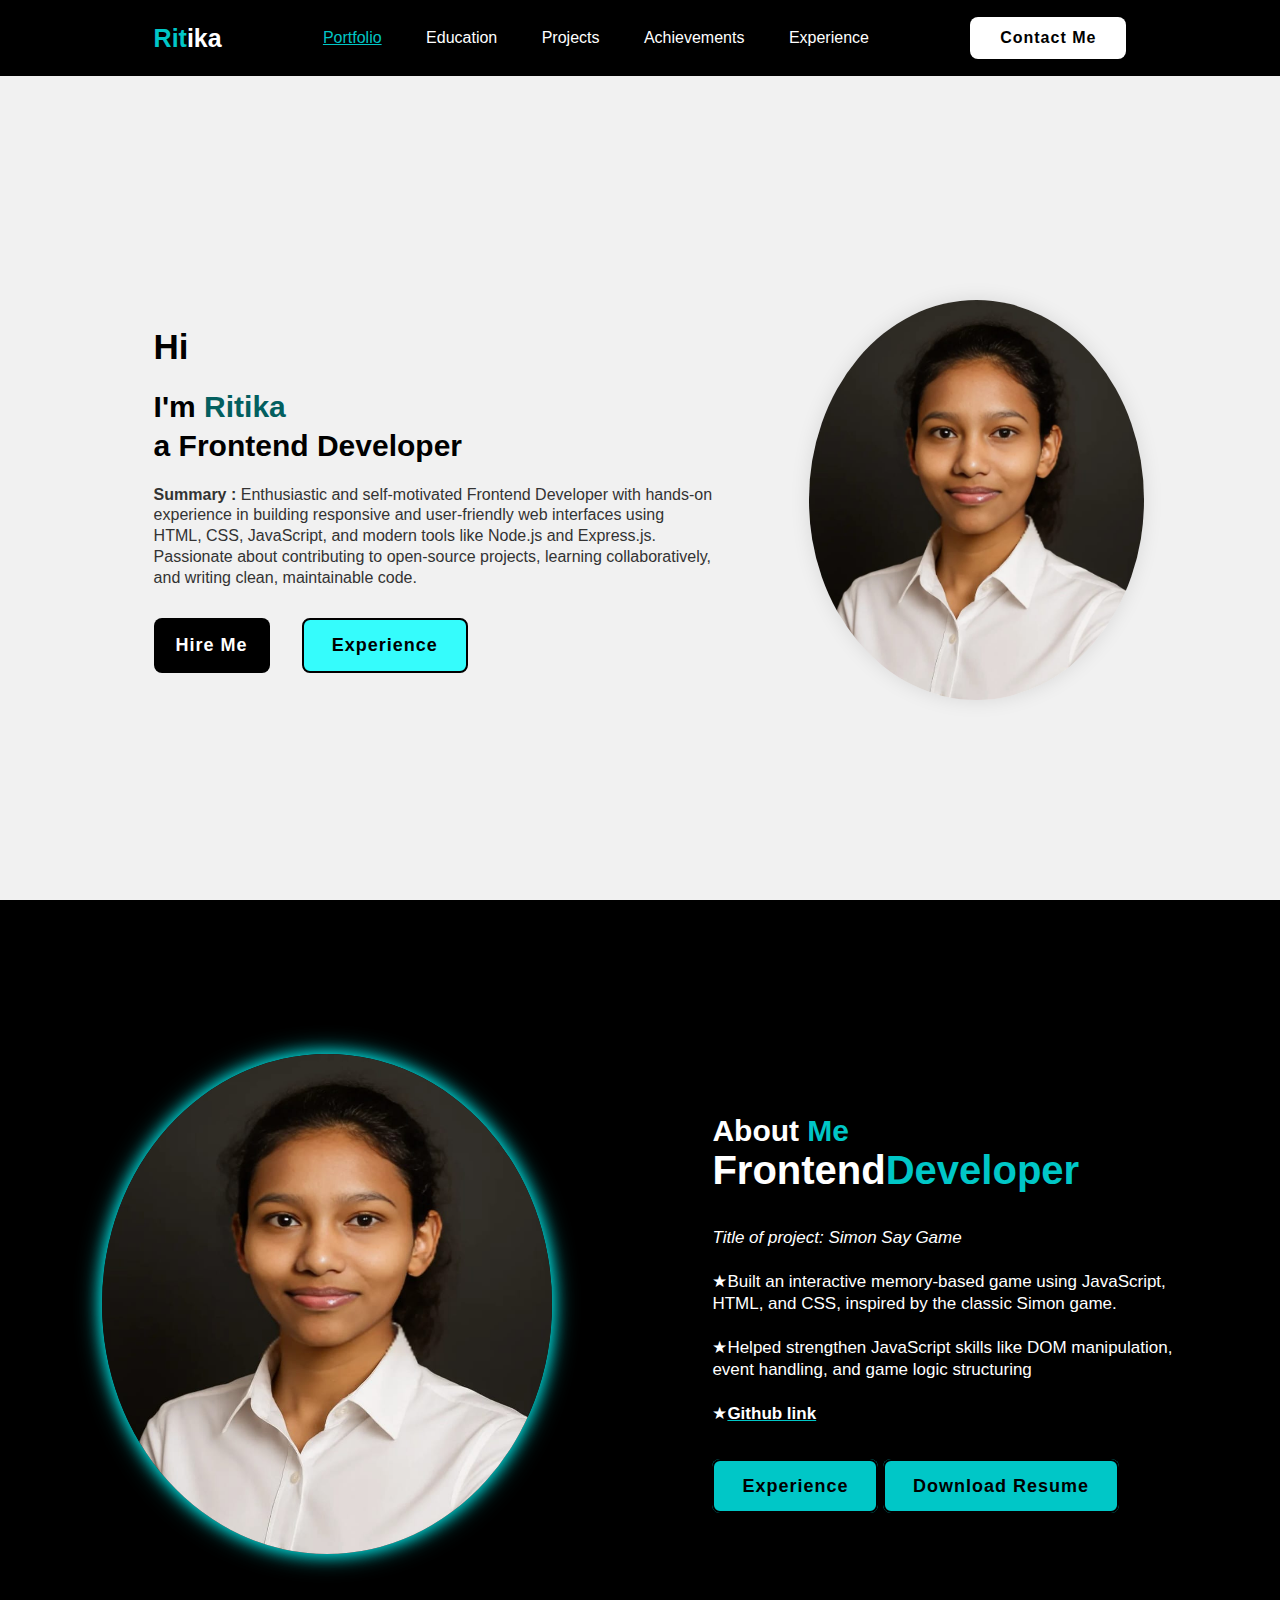
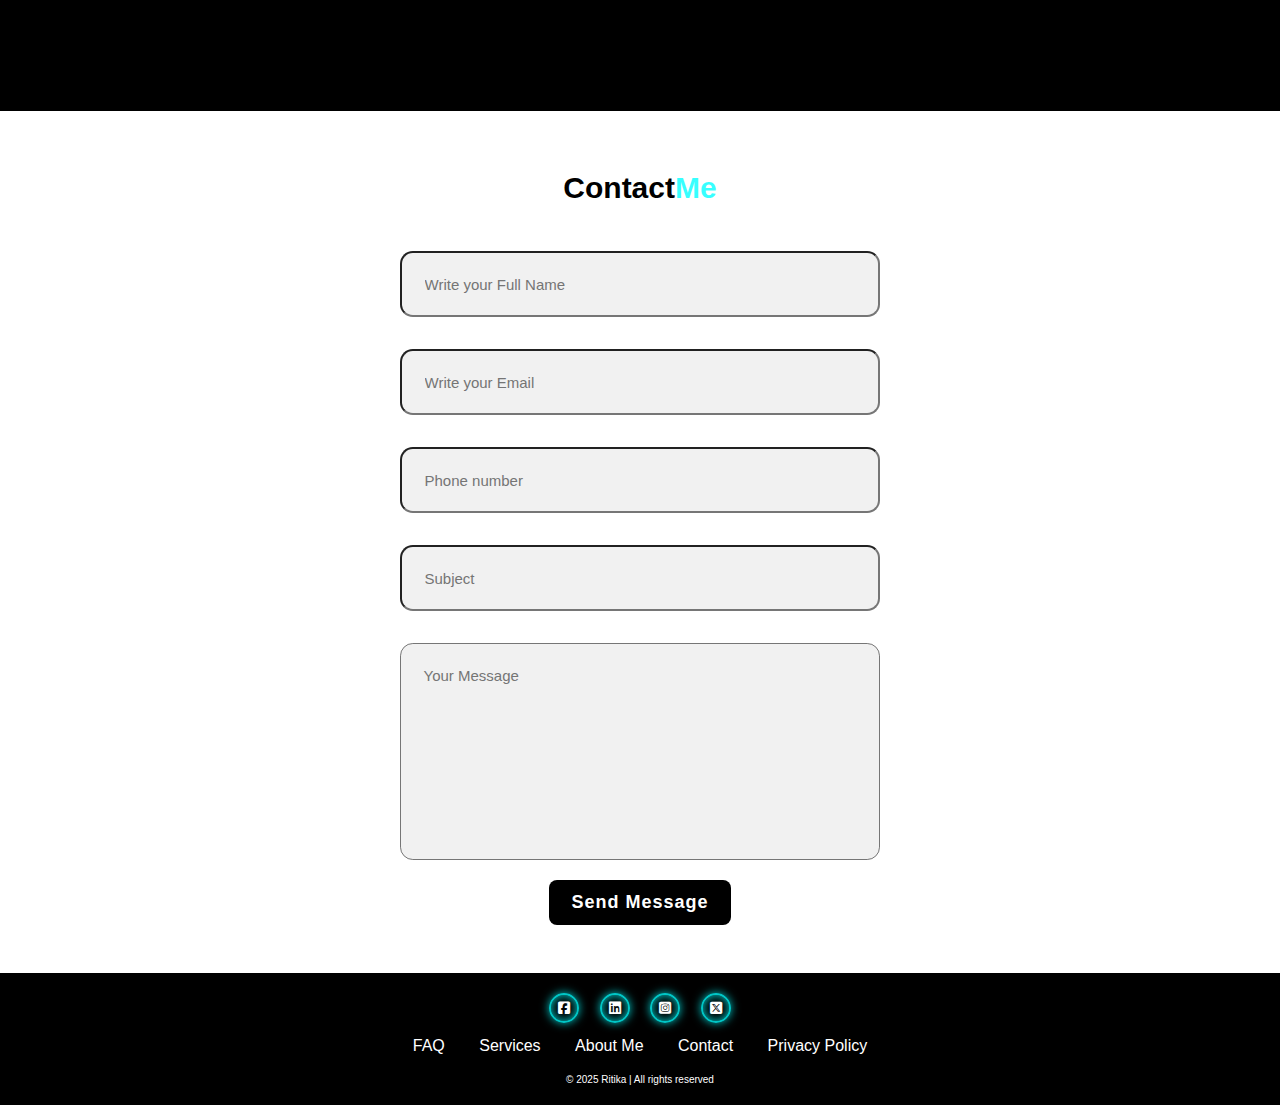
<file: index.html>
<!DOCTYPE html>
<html lang="en">
<head>
    <meta charset="UTF-8">
    <meta name="viewport" content="width=device-width, initial-scale=1.0">
    <title>Ritika Portfolio</title>
    <link rel="stylesheet" href="style.css">
    <link href='https://cdn.boxicons.com/fonts/basic/boxicons.min.css' rel='stylesheet'>
    <link rel="stylesheet" href="https://cdnjs.cloudflare.com/ajax/libs/font-awesome/6.7.2/css/all.min.css" 
        integrity="sha512-Evv84Mr4kqVGRNSgIGL/F/aIDqQb7xQ2vcrdIwxfjThSH8CSR7PBEakCr51Ck+w+/U6swU2Im1vVX0SVk9ABhg==" 
        crossorigin="anonymous" referrerpolicy="no-referrer" />
</head>
<body>
    <header class="header">
        <a href="#" class="logo"><span>Rit</span>ika</a>

        <nav class="navbar">
            <a href="#" class="active">Portfolio</a>
            <a href="#">Education</a>
            <a href="#">Projects</a>
            <a href="#">Achievements</a>
            <a href="#">Experience</a>
            
            
        </nav>
        
        <a href="#" class="contact">Contact Me</a>
    </header>

    <section class="home">
        <div class="home-content">
            <h3>Hi</h3>

            <h1>I'm <span class="name">Ritika <br></span> a Frontend Developer</h1>

            <p><b>Summary :</b> Enthusiastic and self-motivated Frontend Developer with hands-on experience in building responsive and
                user-friendly web interfaces using HTML, CSS, JavaScript, and modern tools like Node.js and Express.js.
                Passionate about contributing to open-source projects, learning collaboratively, and writing clean,
                maintainable code.
            </p>

            <div class="btn-box">
                <button class="btn-1">Hire Me</button>
                <button class="btn-2">Experience</button>
            </div>
            
        </div>
        <div class="img-box">
            <img src="ritikaImage02.JPG" alt="image">
        </div>       
    </section>

    <section class="about">

        <div class="about-img">
            <img src="ritikaImage02.JPG" alt="image">
        </div>

        <div class="about-content">
            <h2 class="heading">About <span>Me</span></h2>
            <h3>Frontend<span>Developer</span></h3>
            <ul class="list">
                <li><i>Title of project: Simon Say Game</i></li>
                <br>
                <li>&starf;Built an interactive memory-based game using JavaScript, HTML, and CSS, inspired by the classic 
                    Simon game.</li>
                    <br>
                <li>&starf;Helped strengthen JavaScript skills like DOM manipulation, event handling, and game logic structuring</li>
                <br>
                 &starf;<a href="https://github.com/ritikamahato924/SimonSay-Project" class="git">Github link</a>

            </ul>
            <a href="#" class="btn-2">Experience</a>
            <a href="file:///C:/Users/Admin/Downloads/Ritika%20mahato%20(3).pdf" class="btn-2">Download Resume</a>
        </div>
        

    </section>

    <section class="contact-form">
        <h2 class="contact-me">Contact<span>Me</span></h2>

        <form action="#">
            <div class="input-box">
                <input type="text" placeholder="Write your Full Name">
                <input type="email" placeholder="Write your Email">
            </div>

            <div class="input-box">
                <input type="number" placeholder="Phone number">
                <input type="text" placeholder="Subject">
            </div>

            <textarea name="" id="" rows="10" cols="30" placeholder="Your Message"></textarea>
            <input type="submit" value="Send Message" class="btn-1">
        </form>
    </section>


    <footer class="footer">

        <div class="social">
            <a href="#"><i class="fa-brands fa-square-facebook"></i></a>
            <a href="#"><i class="fa-brands fa-linkedin"></i></a>
            <a href="#"><i class="fa-brands fa-square-instagram"></i></a>
            <a href="#"><i class="fa-brands fa-square-x-twitter"></i></a>
        </div>

        <ul class="list">
            <li>
                <a href="#">FAQ</a>
            </li>
            <li>
                <a href="#">Services</a>
            </li>
            <li>
                <a href="#">About Me</a>
            </li>
            <li>
                <a href="#">Contact</a>
            </li>
            <li>
                <a href="#">Privacy Policy</a>
            </li>
        </ul>


        <p class="copyright">&copy; 2025 Ritika | All rights reserved</p>
    </footer>


</body>
</html>
</file>
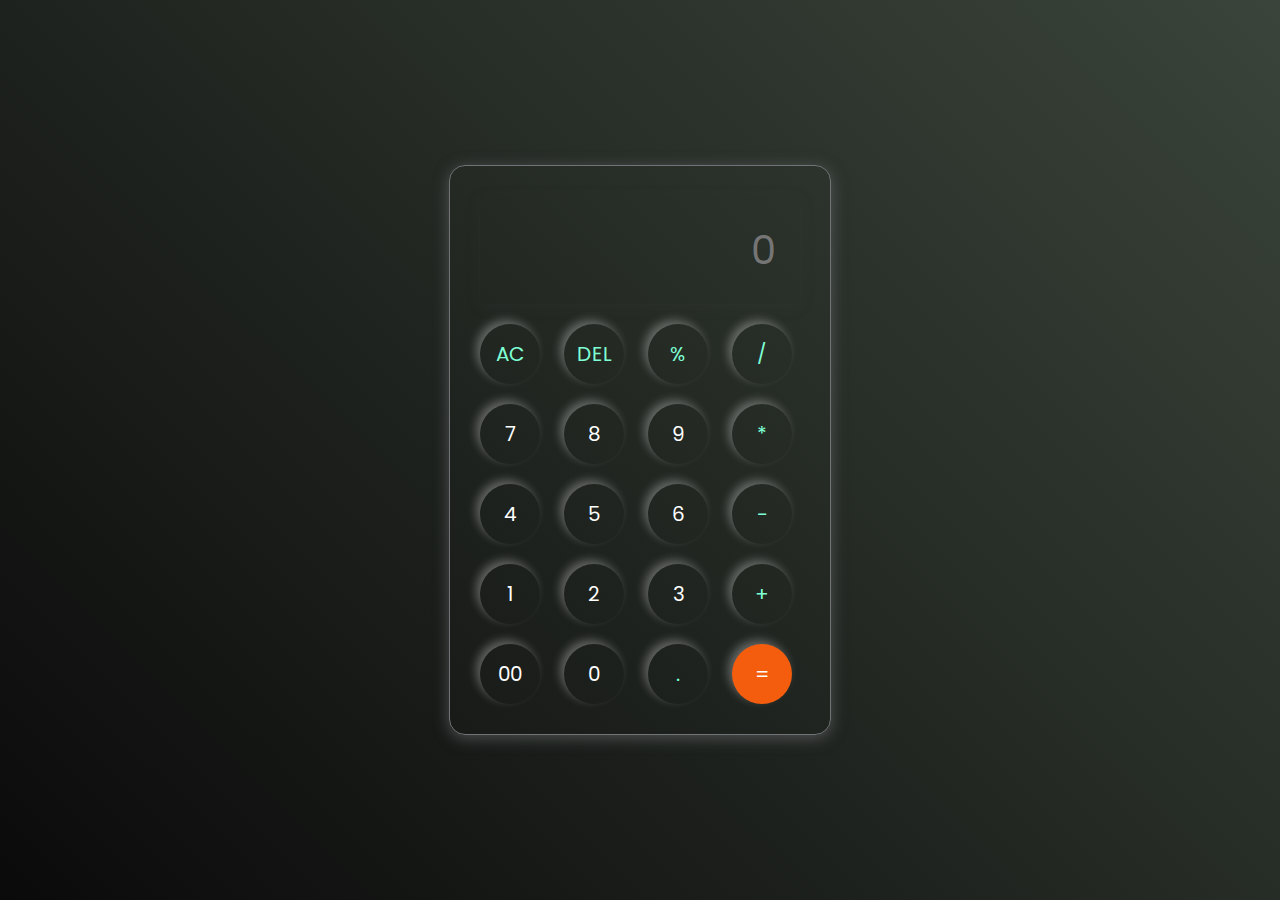
<file: Calculator/index.html>
<!DOCTYPE html>
<html lang="en">
<head>
    <meta charset="UTF-8">
    <meta name="viewport" content="width=device-width, initial-scale=1.0">
    <link rel="stylesheet" href="style.css">
    <title>Calculator</title>
</head>
<body>
    <div class="calculator">
        <input type="text" placeholder="0" id="input-box">
        <div>
            <button class="operator">AC</button>
            <button class="operator">DEL</button>
            <button class="operator">%</button>
            <button class="operator">/</button>
        </div>

        <div>
            <button>7</button>
            <button>8</button>
            <button>9</button>
            <button class="operator">*</button>
        </div>

        <div>
            <button>4</button>
            <button>5</button>
            <button>6</button>
            <button class="operator">-</button>
        </div>

        <div>
            <button>1</button>
            <button>2</button>
            <button>3</button>
            <button class="operator">+</button>
        </div>

        <div>
            <button>00</button>
            <button>0</button>
            <button class="operator">.</button>
            <button class="equal-btn">=</button>
        </div>
    </div>

    <script src="script.js"></script>
</body>
</html>
</file>
<file: style.css>
*{
    padding: 0;
    margin: 0;
    box-sizing: border-box;
    text-decoration: none;
    font-family:'Poppins', sans-serif;
    list-style: none;
}

.header{
    position: fixed;
    top: 0;
    left: 0;
    width: 100%;
    padding: 17px 12%;
    background-color: black;
    backdrop-filter: 10px;
    display: flex;
    justify-content: space-between;
    align-items: center;
    z-index: 100;
}

.logo{
    font-size: 25px;
    color: white;
    font-weight: 600;
    transition: 0.3s ease;
}

.logo:hover{
    color:rgba(0, 255, 255, 0.781);
    text-shadow:0 0 25px rgba(0, 255, 255, 0.781),
                0 0 50px rgba(0, 255, 255, 0.781);
    transform:scale(1.1);
}

span{
    color:rgba(0, 255, 255, 0.781);
}

.navbar a {
    font-size:16px;
    color:white;
    font-weight:500;
    margin:0 20px;
    border-bottom:3px solid transparent;
    transition: 0.3s ease;

}

.navbar a:hover, 
.navbar a.active{
    color:rgba(0, 255, 255, 0.781);
    border-bottom:3px solid transparent;
    text-decoration:underline;
}

.contact{
    padding:10px 28px;
    background-color:white;
    color:black;
    border:2px solid transparent;
    border-radius:8px;
    font-size:16px;
    letter-spacing:1px;
    font-weight:600;
    transition:0.3s ease;
}
.contact:hover{
    background-color: rgba(0, 255, 255, 0.781);
    box-shadow: 0 0 25px rgba(0, 255, 255, 0.781);
    color: black;
}

.home {
    min-height: 100vh;
    background-color: rgb(241, 241, 241);
    display: flex;
    align-items: center;
    justify-content:space-between;
    gap: 7em;
    padding: 100px 12% 0;
}

.home-content{
    flex:1;
    text-align:left;
    max-width: 600px;
   
}

.home-content h3{
    font-size: 35px;
}
.home-content h1{
    font-size: 30px;
    line-height: 1.3;
    margin:20px 0;
}
.home-content p{
    font-size: 16px;
    margin: 20px 0 30px;
    color:#333;
    line-height: 1.3;
}

.home-content .name{
    color:rgb(3, 95, 95);
}

.img-box{
    flex:1;
    max-width:300px;
    display: flex;
    align-items: center;
    justify-content:center;
}

.img-box img{
    width:200px;
    height:400px;
    border-radius: 20px;
    object-fit:cover;
    box-shadow:0 0 20px rgba(0, 0, 0, 0.1);
}

.btn-box{
    display: flex;
    gap: 2em;
}

.btn-1{
    padding:10px 20px;
    background-color:black;
    color:white;
    border:2px solid transparent;
    border-radius: 8px;
    font-size:18px;
    letter-spacing: 1px;
    font-weight: 600;
    transition: 0.3s ease;
    cursor:pointer;
}
.btn-1:hover{
    background-color: white;
    color:black;
    border:2px solid black;
}

.btn-2{
    padding:15px 28px;
    background-color:rgba(0, 255, 255, 0.781);
    color:black;
    border:2px solid black;
    border-radius: 8px;
    font-size:18px;
    letter-spacing: 1px;
    font-weight: 600;
    transition: 0.3s ease;
    cursor:pointer;
}

.btn-2:hover{
    background-color: white;
    color:rgb(3, 95, 95);
    border:2px solid black;
    
}

.img-box img{
    border-radius:50%;
    width:650px;
}


/* -------------next page 02------------*/

::-webkit-scrollbar{
    width:8px;
}

::-webkit-scrollbar-thumb{
    background-color: rgba(0, 255, 255, 0.781);
}

::-webkit-scrollbar-track{
    background-color: rgba(0, 0, 0, 0.6);
    width:50px;
}

.about{
    display:flex;
    justify-content:center;
    align-items:center;
    padding:12% 8%;
    gap:10em;
    background-color:black;
}

.about-img img{
    position:relative;
    width:450px;
    height:500px;
    box-shadow: 0 0 15px rgba(0, 255, 255, 0.781),
                0 0 25px rgba(0, 255, 255, 0.781);
    border-radius:50%;
}

.about-content h2{
    text-align:left;
    font-size: 30px;
    color:white;
}

.about-content h3{
    font-size: 40px;
    color:white;
}

.about-content b{
    color:white;
}

.about-content ul{
    font-size: 17px;
    color:white;
    margin-top:2em;
    margin-bottom:3em;
    line-height: 22px;
}

.about-content ul .git{
    color:white;
    text-decoration: underline rgba(0, 255, 255, 0.781);
    font-weight: 700;
}

.about-content ul .git:hover{
    color:rgba(0, 255, 255, 0.781);
    text-decoration:none;
}

/* -------------next page 03 ------------*/

.contact-form h2{
    text-align:center;
    margin-top:2em;
    margin-bottom:1em;
    font-size:30px;
}

.contact-form form{
    max-width:30em;
    text-align:center;
    margin:1rem auto;
    margin-bottom:3em;
    
}

.contact-form form .input-box{
    display:flex;
    justify-content:center;
    flex-wrap:wrap;
}

.contact-form form .input-box input,
.contact-form form textarea{
    width:100%;
    padding:1.5em;
    font-size:15px;
    color:black;
    background:rgb(241, 241, 241);
    border-radius:0.8rem;
    margin:1rem 0;
    resize:none;

}

/* -------------footer ------------*/

.footer{
    position:relative;
    bottom: 0;
    width:100%;
    padding:20px 0;
    background-color: black;
}

.footer .social{
    text-align:center;
    padding-bottom: 10px;
    color:white;
}

.footer .social a{
    font-size:14px;
    color:white;
    border:2px solid rgba(0, 255, 255, 0.781);
    width:30px;
    height:30px;
    line-height:26px;
    display:inline-block;
    align-items:center;
    border-radius:50%;
    margin:0 8px;
    box-shadow:inset 0 0 10px rgba(0, 255, 255, 0.781),
                    0 0 10px rgba(0, 255, 255, 0.781);
    transition:0.3s ease;
}

.footer .social a:hover{
    transform:scale(1.2)translateY(-5px);
    color:rgba(0, 255, 255, 0.781);
    border:2px solid rgba(0, 255, 255, 0.781);
}

.footer ul{
    margin-top:0;
    margin-bottom:0;
    padding:0;
    font-size:16px;
    line-height:1.6;
    margin-bottom:0;
    text-align:center;

}

.footer ul li a{
    color:white;
    border-bottom:3px solid transparent;
    transition:0.3s ease;
}

.footer ul li a:hover{
    border-bottom:3px solid rgba(0, 255, 255, 0.781);
}

.footer ul li{
    display:inline-block;
    padding: 0 15px;
}

.footer .copyright{
    margin-top:15px;
    text-align:center;
    font-size:10px;
    color:white;
}
</file>
<file: Calculator/style.css>
@import url('https://fonts.googleapis.com/css2?family=Poppins:ital,wght@0,100;0,300;0,400;0,500;0,600;1,100;1,300;1,400;1,500;1,600&display=swap');

*{
    MARGIN: 0;
    PADDING: 0;
    box-sizing: border-box;
    font-family: "Poppins", sans-serif;
}

body{
    width: 100%;
    height: 100vh;
    display: flex;
    justify-content: center;
    align-items: center;
    background: linear-gradient(45deg, #0a0a0a, #3a443a)

}

.calculator{
    border:1px solid #717377;
    padding: 20px;
    border-radius: 16px;
    background: transparent;
    box-shadow: 0px 3px 15px rgba(113, 115, 119, 0.6);
}


input{
    width: 320px;
    border: none;
    padding: 24px;
    margin: 10px;
    background: transparent;
    box-shadow: 0px 3px 15px rgba(84, 84, 84, 0.1);
    font-size: 40px;
    text-align: right;
    cursor: pointer;
    color: #ffffff;
}

button{
    border: none;
    width: 60px;
    height: 60px;
    margin: 10px;
    border-radius: 50%;
    background: transparent;
    color: #ffffff;
    font-size: 20px;
    box-shadow: -4px -4px 10px rgba(255, 255, 255, 0.3);
    
}
button:hover{
    cursor: pointer;
}

.equal-btn{
    background-color: #f35d0d;
}

.operator{
    color:aquamarine
}
</file>
